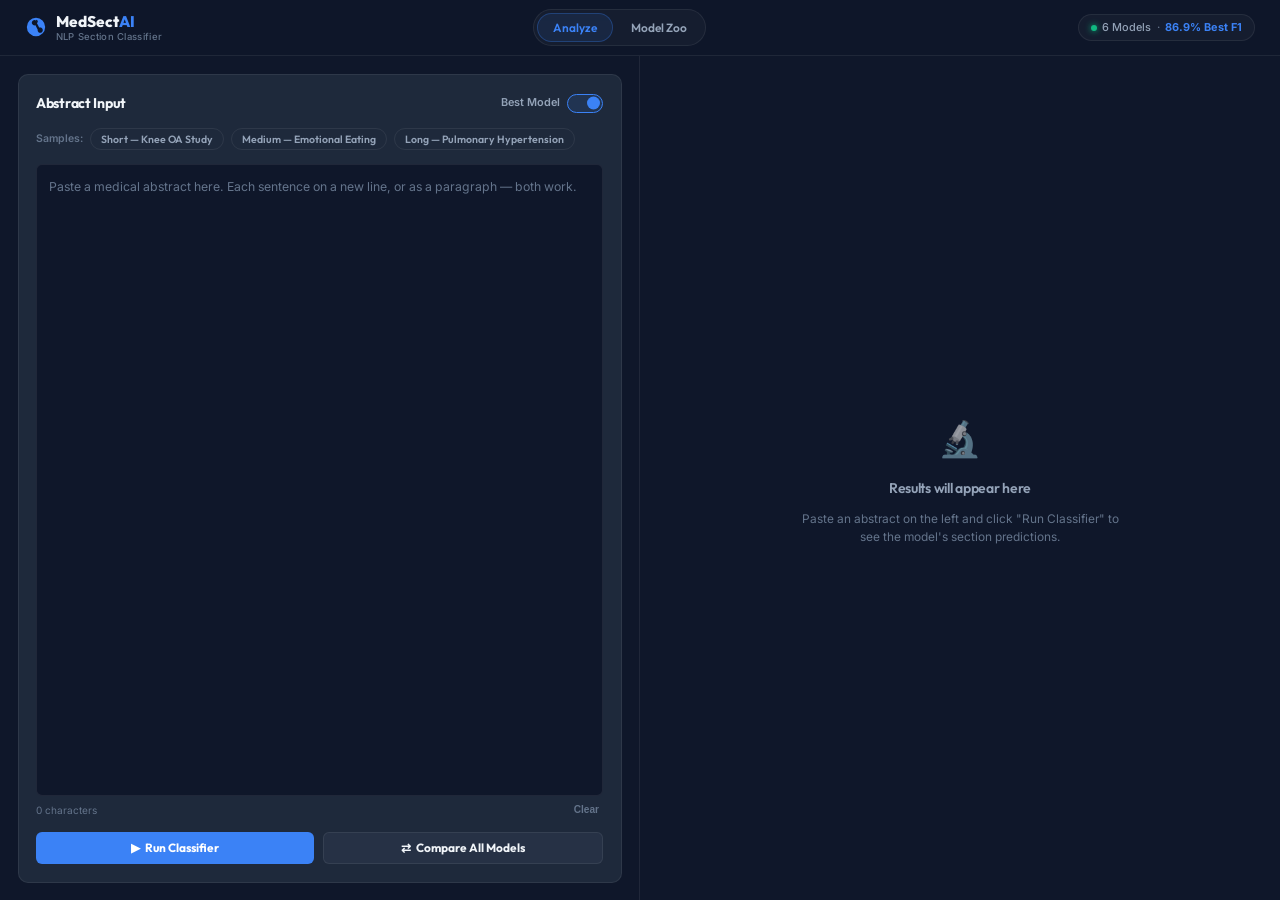
<file: frontend/index.html>
<!DOCTYPE html>
<html lang="en">
<head>
  <meta charset="UTF-8" />
  <meta name="viewport" content="width=device-width, initial-scale=1.0" />
  <meta name="description" content="MedSectAI — Automatic medical abstract section classifier powered by NLP" />
  <title>MedSectAI — Clinical Abstract Section Classifier</title>
  <link rel="preconnect" href="https://fonts.googleapis.com" />
  <link rel="preconnect" href="https://fonts.gstatic.com" crossorigin />
  <link href="https://fonts.googleapis.com/css2?family=Inter:wght@300;400;500;600;700&family=Outfit:wght@300;400;500;600;700;800&display=swap" rel="stylesheet" />
  <link rel="stylesheet" href="style.css?v=2" />
</head>
<body>
  
<div class="app-shell">

  <!-- ═══════════ NAVBAR ═══════════ -->
  <nav class="navbar">
    <div class="nav-brand">
      <svg class="brand-logo" viewBox="0 0 24 24" width="22" height="22">
        <path fill="currentColor" d="M12,2A10,10 0 0,0 2,12A10,10 0 0,0 12,22A10,10 0 0,0 22,12A10,10 0 0,0 12,2M12,4A2,2 0 0,1 14,6C14,6.74 13.57,7.39 12.95,7.71L15.42,12.63C16.85,12.18 18.25,12.7 19,13.9C19.75,15.1 19.5,16.7 18.4,17.6C17.3,18.5 15.7,18.5 14.7,17.6C13.97,16.92 13.68,15.93 13.9,15L11.44,10.08C10.02,10.53 8.61,10.03 7.86,8.82C7.11,7.62 7.37,6.03 8.47,5.13C9.57,4.23 11.17,4.23 12.17,5.13C12.38,5.32 12.5,5.66 12.5,6A2,2 0 0,1 12,4Z"/>
      </svg>
      <div class="brand-text">
        <span class="brand-title">MedSect<span class="highlight">AI</span></span>
        <span class="brand-tag">NLP Section Classifier</span>
      </div>
    </div>

    <div class="nav-links">
      <a href="#" class="nav-tab active" data-tab="view-analyze">
        Analyze
      </a>
      <a href="#" class="nav-tab" data-tab="view-zoo">
        Model Zoo
      </a>
      <div class="nav-underline"></div>
    </div>

    <div class="nav-meta">
      <div class="nav-stat-pill">
        <span class="stat-dot"></span>
        <span>6 Models</span>
        <span class="pill-divider">·</span>
        <span class="stat-accent">86.9% Best F1</span>
      </div>
    </div>
  </nav>

  <!-- ═══════════ MAIN ═══════════ -->
  <main class="main-content">

    <!-- ─── TAB A: ANALYZE ─── -->
    <section class="spa-view active" id="view-analyze">
      <div class="analyze-layout">

        <!-- Left: Input Panel -->
        <div class="input-panel">
          <div class="panel-card">

            <div class="panel-top-bar">
              <h2 class="panel-heading">Abstract Input</h2>
              <div class="model-toggle-group">
                <span class="toggle-lbl">Best Model</span>
                <label class="toggle-switch">
                  <input type="checkbox" id="autorun-toggle" checked />
                  <span class="toggle-slider"></span>
                </label>
              </div>
            </div>

            <!-- Sample quick-loaders -->
            <div class="sample-row">
              <span class="sample-label">Samples:</span>
              
              <button class="sample-btn" data-text="To investigate the efficacy of 6 weeks of daily low-dose oral prednisolone in improving pain, mobility, and systemic low-grade inflammation in older adults with moderate to severe knee osteoarthritis.
A total of 125 patients with primary knee OA were randomized 1:1; 63 received 7.5 mg/day of prednisolone and 62 received placebo for 6 weeks.
There was a clinically relevant reduction in the intervention group compared to the placebo group for knee pain, physical function, PGA, and 6MWD at 6 weeks.
Low-dose oral prednisolone had both a short-term and a longer sustained effect resulting in less knee pain, better physical function, and attenuation of systemic inflammation in older patients with knee OA.">Short — Knee OA Study</button>
              
              <button class="sample-btn" data-text="Emotional eating is associated with overeating and the development of obesity.
Yet, empirical evidence for individual differences in emotional eating and cognitive mechanisms that contribute to eating during sad mood remain equivocal.
The aim of this study was to test if attention bias for food moderates the effect of self-reported emotional eating during sad mood on actual food intake.
Participants (N=96) were randomly assigned to one of the two experimental mood induction conditions.
Hierarchical multivariate regression modeling showed that self-reported emotional eating did not account for changes in attention allocation for food or food intake in either condition.
The current findings show that self-reported emotional eating might not validly predict who overeats when sad, at least not in a laboratory setting with healthy women.">Medium — Emotional Eating</button>
              
              <button class="sample-btn" data-text="Pulmonary arterial hypertension (PAH) is a devastating disease characterised by progressive elevation of pulmonary arterial pressure leading to right heart failure and death.
Current therapies target three pathways: endothelin, nitric oxide, and prostacyclin.
Sotatercept is a first-in-class activin signalling inhibitor that targets the transforming growth factor-beta pathway.
We conducted a phase 3, randomised, double-blind, placebo-controlled trial at 79 sites in 21 countries.
Adults with PAH who were receiving stable background therapy were randomly assigned 1:1 to receive subcutaneous sotatercept or placebo every 3 weeks.
The primary endpoint was the change from baseline in 6-minute walk distance at week 24.
Sotatercept significantly improved 6-minute walk distance compared with placebo (least-squares mean difference 34.4 m, 95% CI 33.0–35.8; p&lt;0.0001).
Sotatercept significantly improved 6-minute walk distance and clinical outcomes in patients with PAH receiving stable background therapy.">Long — Pulmonary Hypertension</button>
              
            </div>

            <!-- Textarea -->
            <div class="editor-box">
              <textarea
                id="abstract-input"
                class="abstract-textarea"
                placeholder="Paste a medical abstract here. Each sentence on a new line, or as a paragraph — both work."
                spellcheck="false"
              ></textarea>
              <div class="editor-footer">
                <span id="char-count" class="char-count">0 characters</span>
                <button id="clear-btn" class="clear-btn">Clear</button>
              </div>
            </div>

            <!-- Model Selector (hidden when Auto-run is on) -->
            <div id="model-select-container" style="display:none;">
              <h4 class="selector-heading">Select Model</h4>
              <div class="model-grid">
                
                <label class="model-card selected" data-model-id="model_0">
                  <input type="radio" name="sandbox-model" value="model_0" checked hidden />
                  <div class="model-card-top">
                    <span class="model-name">Naive Bayes (TF-IDF)</span>
                    
                    <span class="badge badge-live">LIVE</span>
                    
                  </div>
                  <span class="model-acc">72.2% accuracy</span>
                </label>
                
                <label class="model-card " data-model-id="model_1">
                  <input type="radio" name="sandbox-model" value="model_1"  hidden />
                  <div class="model-card-top">
                    <span class="model-name">Token Conv1D</span>
                    
                    <span class="badge badge-live">LIVE</span>
                    
                  </div>
                  <span class="model-acc">80.1% accuracy</span>
                </label>
                
                <label class="model-card " data-model-id="model_2">
                  <input type="radio" name="sandbox-model" value="model_2"  hidden />
                  <div class="model-card-top">
                    <span class="model-name">MiniLM Feature Extractor</span>
                    
                    <span class="badge badge-live">LIVE</span>
                    
                  </div>
                  <span class="model-acc">76.4% accuracy</span>
                </label>
                
                <label class="model-card " data-model-id="model_3">
                  <input type="radio" name="sandbox-model" value="model_3"  hidden />
                  <div class="model-card-top">
                    <span class="model-name">Char-level Conv1D</span>
                    
                    <span class="badge badge-live">LIVE</span>
                    
                  </div>
                  <span class="model-acc">66.4% accuracy</span>
                </label>
                
                <label class="model-card " data-model-id="model_4">
                  <input type="radio" name="sandbox-model" value="model_4"  hidden />
                  <div class="model-card-top">
                    <span class="model-name">Token + Char Hybrid</span>
                    
                    <span class="badge badge-live">LIVE</span>
                    
                  </div>
                  <span class="model-acc">80.6% accuracy</span>
                </label>
                
                <label class="model-card " data-model-id="model_5">
                  <input type="radio" name="sandbox-model" value="model_5"  hidden />
                  <div class="model-card-top">
                    <span class="model-name">Quadra Model</span>
                    
                    <span class="badge badge-live">LIVE</span>
                    
                  </div>
                  <span class="model-acc">86.9% accuracy</span>
                </label>
                
              </div>
            </div>

            <!-- Action Buttons -->
            <div class="action-row">
              <button class="btn btn-primary" id="predict-btn">
                <span>▶</span> Run Classifier
              </button>
              <button class="btn btn-secondary" id="compare-btn">
                <span>⇄</span> Compare All Models
              </button>
            </div>

          </div>
        </div>

        <!-- Right: Results Panel -->
        <div class="results-panel">

          <!-- Empty state -->
          <div class="results-empty" id="results-empty">
            <div class="empty-icon">🔬</div>
            <h3>Results will appear here</h3>
            <p>Paste an abstract on the left and click "Run Classifier" to see the model's section predictions.</p>
          </div>

          <!-- Loading state -->
          <div class="results-loader" id="sandbox-spinner" style="display:none;">
            <div class="spinner"></div>
            <span>Running inference…</span>
          </div>

          <!-- Results content -->
          <div id="results-active" style="display:none;">

            <!-- Single model result -->
            <div id="single-results-view">
              <div class="results-header">
                <div class="results-header-left">
                  <span class="result-model-badge" id="active-model-badge">Model 5 (Quadra)</span>
                  <span class="badge badge-mock" id="active-mock-badge" style="display:none;">MOCK</span>
                </div>
                <span class="results-meta" id="active-meta-text"></span>
              </div>

              <!-- Grouped category blocks rendered here by JS -->
              <div id="grouped-results-box" class="grouped-results"></div>
            </div>

            <!-- Compare result -->
            <div id="compare-results-view" style="display:none;">
              <div class="results-header">
                <span class="result-model-badge">All Models Comparison</span>
                <span class="results-meta">Consensus across 6 classifiers</span>
              </div>

              <div class="consensus-bar-row">
                <span class="consensus-label" id="consensus-text">–</span>
                <div class="consensus-track">
                  <div class="consensus-fill" id="consensus-gauge-fill"></div>
                </div>
              </div>

              <div class="table-scroll">
                <table class="compare-table">
                  <thead>
                    <tr id="comparison-table-head"><th>Sentence</th></tr>
                  </thead>
                  <tbody id="comparison-table-body"></tbody>
                </table>
              </div>
            </div>

          </div>
        </div>

      </div>
    </section>

    <!-- ─── TAB B: MODEL ZOO ─── -->
    <section class="spa-view" id="view-zoo">
      <div class="zoo-layout">

        <div class="zoo-page-header">
          <h2>Model Zoo</h2>
          <p>All 6 trained classifiers — architectures, hyperparameters, and validation metrics.</p>
        </div>

        <!-- Summary comparison table -->
        <div class="panel-card" style="margin-bottom: 2rem;">
          <h3 class="panel-heading" style="margin-bottom: 1rem;">Performance Overview</h3>
          <div class="table-scroll">
            <table class="perf-table">
              <thead>
                <tr>
                  <th>Model</th>
                  <th>Architecture</th>
                  <th>Accuracy</th>
                  <th>Precision</th>
                  <th>Recall</th>
                  <th>F1</th>
                  <th>Status</th>
                </tr>
              </thead>
              <tbody>
                
                <tr >
                  <td><strong>Naive Bayes (TF-IDF)</strong></td>
                  <td class="arch-cell">TF-IDF + Multinomial Naive Bayes</td>
                  <td class="metric-cell">72.2%</td>
                  <td class="metric-cell">71.9%</td>
                  <td class="metric-cell">72.2%</td>
                  <td class="metric-cell ">69.8%</td>
                  <td>
                    
                    <span class="badge badge-live">LIVE</span>
                    
                  </td>
                </tr>
                
                <tr >
                  <td><strong>Token Conv1D</strong></td>
                  <td class="arch-cell">Embedding(128) -> Conv1D(64)</td>
                  <td class="metric-cell">80.1%</td>
                  <td class="metric-cell">79.8%</td>
                  <td class="metric-cell">80.1%</td>
                  <td class="metric-cell ">79.8%</td>
                  <td>
                    
                    <span class="badge badge-live">LIVE</span>
                    
                  </td>
                </tr>
                
                <tr >
                  <td><strong>MiniLM Feature Extractor</strong></td>
                  <td class="arch-cell">all-MiniLM-L6-v2 embeddings</td>
                  <td class="metric-cell">76.4%</td>
                  <td class="metric-cell">75.8%</td>
                  <td class="metric-cell">76.4%</td>
                  <td class="metric-cell ">75.9%</td>
                  <td>
                    
                    <span class="badge badge-live">LIVE</span>
                    
                  </td>
                </tr>
                
                <tr >
                  <td><strong>Char-level Conv1D</strong></td>
                  <td class="arch-cell">Character-level tokenisation</td>
                  <td class="metric-cell">66.4%</td>
                  <td class="metric-cell">67.9%</td>
                  <td class="metric-cell">66.4%</td>
                  <td class="metric-cell ">66.7%</td>
                  <td>
                    
                    <span class="badge badge-live">LIVE</span>
                    
                  </td>
                </tr>
                
                <tr >
                  <td><strong>Token + Char Hybrid</strong></td>
                  <td class="arch-cell">Combines token and char</td>
                  <td class="metric-cell">80.6%</td>
                  <td class="metric-cell">80.5%</td>
                  <td class="metric-cell">80.6%</td>
                  <td class="metric-cell ">80.4%</td>
                  <td>
                    
                    <span class="badge badge-live">LIVE</span>
                    
                  </td>
                </tr>
                
                <tr class="best-row">
                  <td><strong>Quadra Model</strong></td>
                  <td class="arch-cell">State-of-the-art multimodal</td>
                  <td class="metric-cell">86.9%</td>
                  <td class="metric-cell">86.8%</td>
                  <td class="metric-cell">86.9%</td>
                  <td class="metric-cell best-metric">86.8%</td>
                  <td>
                    
                    <span class="badge badge-live">LIVE</span>
                    
                  </td>
                </tr>
                
              </tbody>
            </table>
          </div>
        </div>

        <!-- Per-model detail cards -->
        <div class="zoo-cards">
          
          <div class="zoo-card" id="zoo-card-model_0">

            <!-- Card Header (clickable) -->
            <div class="zoo-card-header" onclick="toggleZooCard('model_0')">
              <div class="zoo-card-title-group">
                <span class="zoo-card-num">0</span>
                <div>
                  <h3 class="zoo-card-name">Naive Bayes (TF-IDF)</h3>
                  <span class="zoo-card-arch">TF-IDF + Multinomial Naive Bayes</span>
                </div>
              </div>
              <div class="zoo-card-right">
                <span class="zoo-acc-badge">F1 69.8%</span>
                <span class="zoo-chevron">▼</span>
              </div>
            </div>

            <!-- Card Body -->
            <div class="zoo-card-body">
              <div class="zoo-detail-grid">

                <!-- Left: Description & Params -->
                <div>
                  <p class="zoo-desc">Baseline model.</p>

                  <div class="params-list">
                    <div class="param-row">
                      <span class="param-key">Epochs</span>
                      <span class="param-val">N/A</span>
                    </div>
                    <div class="param-row">
                      <span class="param-key">Training Time</span>
                      <span class="param-val">15 seconds</span>
                    </div>
                    <div class="param-row">
                      <span class="param-key">Key Strength</span>
                      <span class="param-val accent-val">Fastest training</span>
                    </div>
                    <div class="param-row">
                      <span class="param-key">Weights</span>
                      <span class="param-val code-val">saved_models/model_0.pkl</span>
                    </div>
                  </div>

                  
                </div>

                <!-- Right: Training curve -->
                <div class="zoo-chart-col">
                  <h4 class="zoo-section-title">Validation Accuracy Curve</h4>
                  <div class="svg-graph-box">
                    <svg viewBox="0 0 300 150" class="graph-svg">
                      <line x1="40" y1="20" x2="280" y2="20" stroke="rgba(255,255,255,0.05)" />
                      <line x1="40" y1="50" x2="280" y2="50" stroke="rgba(255,255,255,0.05)" />
                      <line x1="40" y1="80" x2="280" y2="80" stroke="rgba(255,255,255,0.05)" />
                      <line x1="40" y1="110" x2="280" y2="110" stroke="rgba(255,255,255,0.05)" />
                      <text x="32" y="24" class="graph-lbl" text-anchor="end">90%</text>
                      <text x="32" y="54" class="graph-lbl" text-anchor="end">75%</text>
                      <text x="32" y="84" class="graph-lbl" text-anchor="end">60%</text>
                      <text x="32" y="114" class="graph-lbl" text-anchor="end">45%</text>
                      <text x="40" y="138" class="graph-lbl" text-anchor="middle">Ep 1</text>
                      <text x="100" y="138" class="graph-lbl" text-anchor="middle">Ep 2</text>
                      <text x="160" y="138" class="graph-lbl" text-anchor="middle">Ep 3</text>
                      <text x="220" y="138" class="graph-lbl" text-anchor="middle">Ep 4</text>
                      <text x="280" y="138" class="graph-lbl" text-anchor="middle">Ep 5</text>
                      
                      <path d="M 40,90 L 100,90 L 160,90 L 220,90 L 280,88" stroke="#3b82f6" stroke-width="2.5" fill="none" />
                      <circle cx="280" cy="88" r="4" fill="#3b82f6"/>
                      
                    </svg>
                  </div>
                </div>

              </div>
            </div>
          </div>
          
          <div class="zoo-card" id="zoo-card-model_1">

            <!-- Card Header (clickable) -->
            <div class="zoo-card-header" onclick="toggleZooCard('model_1')">
              <div class="zoo-card-title-group">
                <span class="zoo-card-num">1</span>
                <div>
                  <h3 class="zoo-card-name">Token Conv1D</h3>
                  <span class="zoo-card-arch">Embedding(128) -> Conv1D(64)</span>
                </div>
              </div>
              <div class="zoo-card-right">
                <span class="zoo-acc-badge">F1 79.8%</span>
                <span class="zoo-chevron">▼</span>
              </div>
            </div>

            <!-- Card Body -->
            <div class="zoo-card-body">
              <div class="zoo-detail-grid">

                <!-- Left: Description & Params -->
                <div>
                  <p class="zoo-desc">Token-level embeddings.</p>

                  <div class="params-list">
                    <div class="param-row">
                      <span class="param-key">Epochs</span>
                      <span class="param-val">5</span>
                    </div>
                    <div class="param-row">
                      <span class="param-key">Training Time</span>
                      <span class="param-val">4 minutes</span>
                    </div>
                    <div class="param-row">
                      <span class="param-key">Key Strength</span>
                      <span class="param-val accent-val">Good balanced token representation</span>
                    </div>
                    <div class="param-row">
                      <span class="param-key">Weights</span>
                      <span class="param-val code-val">saved_models/model_1.keras</span>
                    </div>
                  </div>

                  
                </div>

                <!-- Right: Training curve -->
                <div class="zoo-chart-col">
                  <h4 class="zoo-section-title">Validation Accuracy Curve</h4>
                  <div class="svg-graph-box">
                    <svg viewBox="0 0 300 150" class="graph-svg">
                      <line x1="40" y1="20" x2="280" y2="20" stroke="rgba(255,255,255,0.05)" />
                      <line x1="40" y1="50" x2="280" y2="50" stroke="rgba(255,255,255,0.05)" />
                      <line x1="40" y1="80" x2="280" y2="80" stroke="rgba(255,255,255,0.05)" />
                      <line x1="40" y1="110" x2="280" y2="110" stroke="rgba(255,255,255,0.05)" />
                      <text x="32" y="24" class="graph-lbl" text-anchor="end">90%</text>
                      <text x="32" y="54" class="graph-lbl" text-anchor="end">75%</text>
                      <text x="32" y="84" class="graph-lbl" text-anchor="end">60%</text>
                      <text x="32" y="114" class="graph-lbl" text-anchor="end">45%</text>
                      <text x="40" y="138" class="graph-lbl" text-anchor="middle">Ep 1</text>
                      <text x="100" y="138" class="graph-lbl" text-anchor="middle">Ep 2</text>
                      <text x="160" y="138" class="graph-lbl" text-anchor="middle">Ep 3</text>
                      <text x="220" y="138" class="graph-lbl" text-anchor="middle">Ep 4</text>
                      <text x="280" y="138" class="graph-lbl" text-anchor="middle">Ep 5</text>
                      
                      <path d="M 40,110 L 100,85 L 160,65 L 220,55 L 280,42" stroke="#06b6d4" stroke-width="2.5" fill="none" />
                      <circle cx="280" cy="42" r="4" fill="#06b6d4"/>
                      
                    </svg>
                  </div>
                </div>

              </div>
            </div>
          </div>
          
          <div class="zoo-card" id="zoo-card-model_2">

            <!-- Card Header (clickable) -->
            <div class="zoo-card-header" onclick="toggleZooCard('model_2')">
              <div class="zoo-card-title-group">
                <span class="zoo-card-num">2</span>
                <div>
                  <h3 class="zoo-card-name">MiniLM Feature Extractor</h3>
                  <span class="zoo-card-arch">all-MiniLM-L6-v2 embeddings</span>
                </div>
              </div>
              <div class="zoo-card-right">
                <span class="zoo-acc-badge">F1 75.9%</span>
                <span class="zoo-chevron">▼</span>
              </div>
            </div>

            <!-- Card Body -->
            <div class="zoo-card-body">
              <div class="zoo-detail-grid">

                <!-- Left: Description & Params -->
                <div>
                  <p class="zoo-desc">Uses Hugging Face's MiniLM.</p>

                  <div class="params-list">
                    <div class="param-row">
                      <span class="param-key">Epochs</span>
                      <span class="param-val">5</span>
                    </div>
                    <div class="param-row">
                      <span class="param-key">Training Time</span>
                      <span class="param-val">12 minutes</span>
                    </div>
                    <div class="param-row">
                      <span class="param-key">Key Strength</span>
                      <span class="param-val accent-val">Semantic embeddings</span>
                    </div>
                    <div class="param-row">
                      <span class="param-key">Weights</span>
                      <span class="param-val code-val">saved_models/model_2.keras</span>
                    </div>
                  </div>

                  
                </div>

                <!-- Right: Training curve -->
                <div class="zoo-chart-col">
                  <h4 class="zoo-section-title">Validation Accuracy Curve</h4>
                  <div class="svg-graph-box">
                    <svg viewBox="0 0 300 150" class="graph-svg">
                      <line x1="40" y1="20" x2="280" y2="20" stroke="rgba(255,255,255,0.05)" />
                      <line x1="40" y1="50" x2="280" y2="50" stroke="rgba(255,255,255,0.05)" />
                      <line x1="40" y1="80" x2="280" y2="80" stroke="rgba(255,255,255,0.05)" />
                      <line x1="40" y1="110" x2="280" y2="110" stroke="rgba(255,255,255,0.05)" />
                      <text x="32" y="24" class="graph-lbl" text-anchor="end">90%</text>
                      <text x="32" y="54" class="graph-lbl" text-anchor="end">75%</text>
                      <text x="32" y="84" class="graph-lbl" text-anchor="end">60%</text>
                      <text x="32" y="114" class="graph-lbl" text-anchor="end">45%</text>
                      <text x="40" y="138" class="graph-lbl" text-anchor="middle">Ep 1</text>
                      <text x="100" y="138" class="graph-lbl" text-anchor="middle">Ep 2</text>
                      <text x="160" y="138" class="graph-lbl" text-anchor="middle">Ep 3</text>
                      <text x="220" y="138" class="graph-lbl" text-anchor="middle">Ep 4</text>
                      <text x="280" y="138" class="graph-lbl" text-anchor="middle">Ep 5</text>
                      
                      <path d="M 40,80 L 100,60 L 160,48 L 220,40 L 280,37" stroke="#8b5cf6" stroke-width="2.5" fill="none" />
                      <circle cx="280" cy="37" r="4" fill="#8b5cf6"/>
                      
                    </svg>
                  </div>
                </div>

              </div>
            </div>
          </div>
          
          <div class="zoo-card" id="zoo-card-model_3">

            <!-- Card Header (clickable) -->
            <div class="zoo-card-header" onclick="toggleZooCard('model_3')">
              <div class="zoo-card-title-group">
                <span class="zoo-card-num">3</span>
                <div>
                  <h3 class="zoo-card-name">Char-level Conv1D</h3>
                  <span class="zoo-card-arch">Character-level tokenisation</span>
                </div>
              </div>
              <div class="zoo-card-right">
                <span class="zoo-acc-badge">F1 66.7%</span>
                <span class="zoo-chevron">▼</span>
              </div>
            </div>

            <!-- Card Body -->
            <div class="zoo-card-body">
              <div class="zoo-detail-grid">

                <!-- Left: Description & Params -->
                <div>
                  <p class="zoo-desc">Character-level tokens.</p>

                  <div class="params-list">
                    <div class="param-row">
                      <span class="param-key">Epochs</span>
                      <span class="param-val">5</span>
                    </div>
                    <div class="param-row">
                      <span class="param-key">Training Time</span>
                      <span class="param-val">15 minutes</span>
                    </div>
                    <div class="param-row">
                      <span class="param-key">Key Strength</span>
                      <span class="param-val accent-val">Handles typos</span>
                    </div>
                    <div class="param-row">
                      <span class="param-key">Weights</span>
                      <span class="param-val code-val">saved_models/model_3.keras</span>
                    </div>
                  </div>

                  
                </div>

                <!-- Right: Training curve -->
                <div class="zoo-chart-col">
                  <h4 class="zoo-section-title">Validation Accuracy Curve</h4>
                  <div class="svg-graph-box">
                    <svg viewBox="0 0 300 150" class="graph-svg">
                      <line x1="40" y1="20" x2="280" y2="20" stroke="rgba(255,255,255,0.05)" />
                      <line x1="40" y1="50" x2="280" y2="50" stroke="rgba(255,255,255,0.05)" />
                      <line x1="40" y1="80" x2="280" y2="80" stroke="rgba(255,255,255,0.05)" />
                      <line x1="40" y1="110" x2="280" y2="110" stroke="rgba(255,255,255,0.05)" />
                      <text x="32" y="24" class="graph-lbl" text-anchor="end">90%</text>
                      <text x="32" y="54" class="graph-lbl" text-anchor="end">75%</text>
                      <text x="32" y="84" class="graph-lbl" text-anchor="end">60%</text>
                      <text x="32" y="114" class="graph-lbl" text-anchor="end">45%</text>
                      <text x="40" y="138" class="graph-lbl" text-anchor="middle">Ep 1</text>
                      <text x="100" y="138" class="graph-lbl" text-anchor="middle">Ep 2</text>
                      <text x="160" y="138" class="graph-lbl" text-anchor="middle">Ep 3</text>
                      <text x="220" y="138" class="graph-lbl" text-anchor="middle">Ep 4</text>
                      <text x="280" y="138" class="graph-lbl" text-anchor="middle">Ep 5</text>
                      
                      <path d="M 40,120 L 100,105 L 160,95 L 220,90 L 280,79" stroke="#ec4899" stroke-width="2.5" fill="none" />
                      <circle cx="280" cy="79" r="4" fill="#ec4899"/>
                      
                    </svg>
                  </div>
                </div>

              </div>
            </div>
          </div>
          
          <div class="zoo-card" id="zoo-card-model_4">

            <!-- Card Header (clickable) -->
            <div class="zoo-card-header" onclick="toggleZooCard('model_4')">
              <div class="zoo-card-title-group">
                <span class="zoo-card-num">4</span>
                <div>
                  <h3 class="zoo-card-name">Token + Char Hybrid</h3>
                  <span class="zoo-card-arch">Combines token and char</span>
                </div>
              </div>
              <div class="zoo-card-right">
                <span class="zoo-acc-badge">F1 80.4%</span>
                <span class="zoo-chevron">▼</span>
              </div>
            </div>

            <!-- Card Body -->
            <div class="zoo-card-body">
              <div class="zoo-detail-grid">

                <!-- Left: Description & Params -->
                <div>
                  <p class="zoo-desc">Combines embeddings.</p>

                  <div class="params-list">
                    <div class="param-row">
                      <span class="param-key">Epochs</span>
                      <span class="param-val">5</span>
                    </div>
                    <div class="param-row">
                      <span class="param-key">Training Time</span>
                      <span class="param-val">20 minutes</span>
                    </div>
                    <div class="param-row">
                      <span class="param-key">Key Strength</span>
                      <span class="param-val accent-val">Best of both worlds</span>
                    </div>
                    <div class="param-row">
                      <span class="param-key">Weights</span>
                      <span class="param-val code-val">saved_models/model_4.keras</span>
                    </div>
                  </div>

                  
                </div>

                <!-- Right: Training curve -->
                <div class="zoo-chart-col">
                  <h4 class="zoo-section-title">Validation Accuracy Curve</h4>
                  <div class="svg-graph-box">
                    <svg viewBox="0 0 300 150" class="graph-svg">
                      <line x1="40" y1="20" x2="280" y2="20" stroke="rgba(255,255,255,0.05)" />
                      <line x1="40" y1="50" x2="280" y2="50" stroke="rgba(255,255,255,0.05)" />
                      <line x1="40" y1="80" x2="280" y2="80" stroke="rgba(255,255,255,0.05)" />
                      <line x1="40" y1="110" x2="280" y2="110" stroke="rgba(255,255,255,0.05)" />
                      <text x="32" y="24" class="graph-lbl" text-anchor="end">90%</text>
                      <text x="32" y="54" class="graph-lbl" text-anchor="end">75%</text>
                      <text x="32" y="84" class="graph-lbl" text-anchor="end">60%</text>
                      <text x="32" y="114" class="graph-lbl" text-anchor="end">45%</text>
                      <text x="40" y="138" class="graph-lbl" text-anchor="middle">Ep 1</text>
                      <text x="100" y="138" class="graph-lbl" text-anchor="middle">Ep 2</text>
                      <text x="160" y="138" class="graph-lbl" text-anchor="middle">Ep 3</text>
                      <text x="220" y="138" class="graph-lbl" text-anchor="middle">Ep 4</text>
                      <text x="280" y="138" class="graph-lbl" text-anchor="middle">Ep 5</text>
                      
                      <path d="M 40,95 L 100,75 L 160,68 L 220,64 L 280,63" stroke="#f59e0b" stroke-width="2.5" fill="none" />
                      <circle cx="280" cy="63" r="4" fill="#f59e0b"/>
                      
                    </svg>
                  </div>
                </div>

              </div>
            </div>
          </div>
          
          <div class="zoo-card" id="zoo-card-model_5">

            <!-- Card Header (clickable) -->
            <div class="zoo-card-header" onclick="toggleZooCard('model_5')">
              <div class="zoo-card-title-group">
                <span class="zoo-card-num">🏆</span>
                <div>
                  <h3 class="zoo-card-name">Quadra Model</h3>
                  <span class="zoo-card-arch">State-of-the-art multimodal</span>
                </div>
              </div>
              <div class="zoo-card-right">
                <span class="zoo-acc-badge">F1 86.8%</span>
                <span class="zoo-chevron">▼</span>
              </div>
            </div>

            <!-- Card Body -->
            <div class="zoo-card-body">
              <div class="zoo-detail-grid">

                <!-- Left: Description & Params -->
                <div>
                  <p class="zoo-desc">Combines token, char, line-number.</p>

                  <div class="params-list">
                    <div class="param-row">
                      <span class="param-key">Epochs</span>
                      <span class="param-val">5</span>
                    </div>
                    <div class="param-row">
                      <span class="param-key">Training Time</span>
                      <span class="param-val">45 minutes</span>
                    </div>
                    <div class="param-row">
                      <span class="param-key">Key Strength</span>
                      <span class="param-val accent-val">Best overall performance</span>
                    </div>
                    <div class="param-row">
                      <span class="param-key">Weights</span>
                      <span class="param-val code-val">saved_models/model_5.keras</span>
                    </div>
                  </div>

                  
                  <!-- Architecture diagram only for flagship model -->
                  <div class="arch-diagram">
                    <h4 class="zoo-section-title" style="margin: 1rem 0 0.5rem;">Multimodal Input Pipeline</h4>
                    <div class="pipeline-flow">
                      <div class="pipeline-inputs">
                        <div class="p-node input-node"><span class="p-tag">Input 1</span><span class="p-title">Sentence Text</span><span class="p-detail">Token Emb (Custom)</span></div>
                        <div class="p-node input-node"><span class="p-tag">Input 2</span><span class="p-title">Char Sequence</span><span class="p-detail">Char Emb + BiLSTM</span></div>
                        <div class="p-node input-node"><span class="p-tag">Input 3</span><span class="p-title">Line Position</span><span class="p-detail">OHE (15-dim)</span></div>
                        <div class="p-node input-node"><span class="p-tag">Input 4</span><span class="p-title">Total Lines</span><span class="p-detail">OHE (20-dim)</span></div>
                      </div>
                      <div class="pipeline-arrow">→</div>
                      <div class="p-node fusion-node">
                        <span class="p-tag accent">Concat → Dense (64)</span>
                        <span class="p-title">Feature Fusion</span>
                        <span class="p-detail">128-d · Dropout 0.2</span>
                      </div>
                      <div class="pipeline-arrow">→</div>
                      <div class="p-node output-node">
                        <span class="p-tag">Output</span>
                        <span class="p-title">Softmax (5 classes)</span>
                      </div>
                    </div>
                  </div>
                  
                </div>

                <!-- Right: Training curve -->
                <div class="zoo-chart-col">
                  <h4 class="zoo-section-title">Validation Accuracy Curve</h4>
                  <div class="svg-graph-box">
                    <svg viewBox="0 0 300 150" class="graph-svg">
                      <line x1="40" y1="20" x2="280" y2="20" stroke="rgba(255,255,255,0.05)" />
                      <line x1="40" y1="50" x2="280" y2="50" stroke="rgba(255,255,255,0.05)" />
                      <line x1="40" y1="80" x2="280" y2="80" stroke="rgba(255,255,255,0.05)" />
                      <line x1="40" y1="110" x2="280" y2="110" stroke="rgba(255,255,255,0.05)" />
                      <text x="32" y="24" class="graph-lbl" text-anchor="end">90%</text>
                      <text x="32" y="54" class="graph-lbl" text-anchor="end">75%</text>
                      <text x="32" y="84" class="graph-lbl" text-anchor="end">60%</text>
                      <text x="32" y="114" class="graph-lbl" text-anchor="end">45%</text>
                      <text x="40" y="138" class="graph-lbl" text-anchor="middle">Ep 1</text>
                      <text x="100" y="138" class="graph-lbl" text-anchor="middle">Ep 2</text>
                      <text x="160" y="138" class="graph-lbl" text-anchor="middle">Ep 3</text>
                      <text x="220" y="138" class="graph-lbl" text-anchor="middle">Ep 4</text>
                      <text x="280" y="138" class="graph-lbl" text-anchor="middle">Ep 5</text>
                      
                      <path d="M 40,65 L 100,45 L 160,32 L 220,27 L 280,25" stroke="#10b981" stroke-width="2.5" fill="none" />
                      <circle cx="280" cy="25" r="4" fill="#10b981"/>
                      
                    </svg>
                  </div>
                </div>

              </div>
            </div>
          </div>
          
        </div>

      </div>
    </section>

  </main>
</div>

  
<script>

// API_BASE: empty string = same-origin (Render/Docker all-in-one deployment)
// For split-deploy (Vercel frontend + separate backend), set window.API_BASE_URL before this script

/* ─── Element Refs ─── */
const navTabs          = document.querySelectorAll('.nav-tab');
const spaViews         = document.querySelectorAll('.spa-view');
const navUnderline     = document.querySelector('.nav-underline');
const autorunToggle    = document.getElementById('autorun-toggle');
const modelContainer   = document.getElementById('model-select-container');
const modelCards       = document.querySelectorAll('.model-card');
const sampleBtns       = document.querySelectorAll('.sample-btn');
const textarea         = document.getElementById('abstract-input');
const charCount        = document.getElementById('char-count');
const clearBtn         = document.getElementById('clear-btn');
const predictBtn       = document.getElementById('predict-btn');
const compareBtn       = document.getElementById('compare-btn');
const resultsEmpty     = document.getElementById('results-empty');
const resultsActive    = document.getElementById('results-active');
const resultsSpinner   = document.getElementById('sandbox-spinner');
const singleView       = document.getElementById('single-results-view');
const compareView      = document.getElementById('compare-results-view');

/* ─── Tab Navigation ─── */
function positionUnderline(tab) {
  navUnderline.style.width = tab.offsetWidth + 'px';
  navUnderline.style.left  = tab.offsetLeft + 'px';
}

navTabs.forEach(tab => {
  tab.addEventListener('click', e => {
    e.preventDefault();
    navTabs.forEach(t => t.classList.remove('active'));
    tab.classList.add('active');
    positionUnderline(tab);
    const target = tab.dataset.tab;
    spaViews.forEach(v => v.classList.toggle('active', v.id === target));
  });
});

window.addEventListener('resize', () => {
  const active = document.querySelector('.nav-tab.active');
  if (active) positionUnderline(active);
});
setTimeout(() => {
  const active = document.querySelector('.nav-tab.active');
  if (active) positionUnderline(active);
}, 200);

/* ─── Model selector toggle ─── */
autorunToggle.addEventListener('change', () => {
  modelContainer.style.display = autorunToggle.checked ? 'none' : 'block';
});

modelCards.forEach(card => {
  card.addEventListener('click', () => {
    modelCards.forEach(c => c.classList.remove('selected'));
    card.classList.add('selected');
    card.querySelector('input[type=radio]').checked = true;
  });
});

/* ─── Sample Abstract quick-loaders ─── */
sampleBtns.forEach(btn => {
  btn.addEventListener('click', () => {
    sampleBtns.forEach(b => b.classList.remove('active'));
    btn.classList.add('active');
    textarea.value = btn.dataset.text;
    updateCharCount();
    textarea.focus();
  });
});

/* ─── Char counter & clear ─── */
function updateCharCount() {
  const n = textarea.value.length;
  charCount.textContent = n.toLocaleString() + ' chars';
}
textarea.addEventListener('input', updateCharCount);

clearBtn.addEventListener('click', () => {
  textarea.value = '';
  updateCharCount();
  sampleBtns.forEach(b => b.classList.remove('active'));
  resultsActive.style.display = 'none';
  resultsEmpty.style.display  = 'flex';
  textarea.focus();
});

/* ─── Helpers ─── */
function getModelId() {
  if (autorunToggle.checked) return 'model_5';
  const checked = document.querySelector('input[name="sandbox-model"]:checked');
  return checked ? checked.value : 'model_5';
}

function showLoading() {
  resultsEmpty.style.display   = 'none';
  resultsActive.style.display  = 'none';
  resultsSpinner.style.display = 'flex';
}

function hideLoading() {
  resultsSpinner.style.display = 'none';
}

function escapeHtml(str) {
  return str.replace(/&/g,'&amp;').replace(/</g,'&lt;').replace(/>/g,'&gt;').replace(/"/g,'&quot;');
}

/* ─── Render grouped single-model result ─── */
const CLINICAL_ORDER = ['OBJECTIVE', 'BACKGROUND', 'METHODS', 'RESULTS', 'CONCLUSIONS'];

function renderSingleResult(data) {
  hideLoading();
  singleView.style.display  = 'block';
  compareView.style.display = 'none';
  resultsActive.style.display = 'block';

  document.getElementById('active-model-badge').textContent = data.model_name;
  document.getElementById('active-mock-badge').style.display = data.is_mock ? 'inline-block' : 'none';
  document.getElementById('active-meta-text').textContent =
    data.predictions.length + ' sentence' + (data.predictions.length !== 1 ? 's' : '');

  // Group by label
  const groups = {};
  data.predictions.forEach(p => {
    if (!groups[p.label]) groups[p.label] = { color: p.color, items: [] };
    groups[p.label].items.push(p);
  });

  // Sort in clinical order
  const labels = Object.keys(groups).sort((a, b) => {
    const ia = CLINICAL_ORDER.indexOf(a), ib = CLINICAL_ORDER.indexOf(b);
    if (ia !== -1 && ib !== -1) return ia - ib;
    return ia !== -1 ? -1 : ib !== -1 ? 1 : 0;
  });

  const container = document.getElementById('grouped-results-box');
  container.innerHTML = labels.map(label => {
    const g = groups[label];
    const rows = g.items.map(s => `
      <li class="cat-sentence">
        <span class="cat-conf" style="color:${g.color}">${s.confidence}%</span>
        <span>${escapeHtml(s.sentence)}</span>
      </li>
    `).join('');
    return `
      <div class="cat-group" style="border-left:3px solid ${g.color}">
        <div class="cat-header" style="background:color-mix(in srgb,${g.color} 12%,transparent)">
          <span class="cat-label">${label}</span>
          <span class="cat-count">${g.items.length} sentence${g.items.length !== 1 ? 's' : ''}</span>
        </div>
        <ul class="cat-list">${rows}</ul>
      </div>
    `;
  }).join('');
}

/* ─── Render compare table ─── */
function renderCompareGrid(data) {
  hideLoading();
  singleView.style.display    = 'none';
  compareView.style.display   = 'block';
  resultsActive.style.display = 'block';

  const modelIds    = Object.keys(data);
  const first       = data[modelIds[0]];
  const numSentences = first.predictions.length;

  // Table headers
  document.getElementById('comparison-table-head').innerHTML =
    '<th>Sentence</th>' + modelIds.map(mid => {
      const m = data[mid];
      return `<th>${m.model_name}${m.is_mock ? ' <span class="badge badge-mock">MOCK</span>' : ''}</th>`;
    }).join('');

  // Rows
  let agreements = 0;
  document.getElementById('comparison-table-body').innerHTML =
    Array.from({ length: numSentences }).map((_, i) => {
      const row = modelIds.map(mid => data[mid].predictions[i]);
      const labels = row.map(p => p.label);
      const agreed = new Set(labels).size === 1;
      if (agreed) agreements++;
      return `
        <tr class="${agreed ? 'row-agree' : 'row-conflict'}">
          <td class="td-sentence">
            <span class="s-idx">${i + 1}</span>
            ${escapeHtml(row[0].sentence)}
          </td>
          ${row.map(p => `
            <td class="td-pred">
              <span class="pred-label" style="--lc:${p.color}">${p.label}</span>
              <span class="pred-conf">${p.confidence}%</span>
            </td>
          `).join('')}
        </tr>
      `;
    }).join('');

  // Consensus
  const rate = Math.round((agreements / numSentences) * 100);
  document.getElementById('consensus-gauge-fill').style.width = rate + '%';
  document.getElementById('consensus-gauge-fill').style.background =
    rate > 80 ? '#10b981' : rate > 50 ? '#f59e0b' : '#ef4444';
  document.getElementById('consensus-text').textContent =
    `Model consensus: ${rate}% (${agreements}/${numSentences} sentences agreed)`;
}

/* ─── API Base & calls ─── */
// Same-origin on Render (Docker); override window.API_BASE_URL for split deployments
const API_BASE = (typeof window.API_BASE_URL !== 'undefined' && window.API_BASE_URL)
  ? window.API_BASE_URL
  : (window.location.protocol === 'file:' ? 'http://127.0.0.1:8000' : '');

predictBtn.addEventListener('click', async () => {
  const text = textarea.value.trim();
  if (!text) { textarea.focus(); return; }
  showLoading();
  try {
    const res = await fetch(`${API_BASE}/predict`, {
      method: 'POST',
      headers: { 'Content-Type': 'application/json' },
      body: JSON.stringify({ text, model_id: getModelId() }),
    });
    if (!res.ok) throw new Error(await res.text());
    renderSingleResult(await res.json());
  } catch (err) {
    alert('Prediction failed: ' + err.message);
    hideLoading();
  }
});

compareBtn.addEventListener('click', async () => {
  const text = textarea.value.trim();
  if (!text) { textarea.focus(); return; }
  showLoading();
  try {
    const res = await fetch(`${API_BASE}/compare`, {
      method: 'POST',
      headers: { 'Content-Type': 'application/json' },
      body: JSON.stringify({ text }),
    });
    if (!res.ok) throw new Error(await res.text());
    renderCompareGrid(await res.json());
  } catch (err) {
    alert('Comparison failed: ' + err.message);
    hideLoading();
  }
});

/* ─── Model Zoo Accordion ─── */
function toggleZooCard(id) {
  const card = document.getElementById('zoo-card-' + id);
  const expanded = card.classList.contains('expanded');
  document.querySelectorAll('.zoo-card').forEach(c => c.classList.remove('expanded'));
  if (!expanded) {
    card.classList.add('expanded');
    setTimeout(() => card.scrollIntoView({ behavior: 'smooth', block: 'nearest' }), 200);
  }
}

document.addEventListener('DOMContentLoaded', () => {
  const first = document.querySelector('.zoo-card');
  if (first) first.classList.add('expanded');
});
</script>

</body>
</html>
</file>
<file: frontend/style.css>
/* ═══════════════════════════════════════════
   MedSectAI — Professional Dark Theme
   ═══════════════════════════════════════════ */

/* ── Reset ── */
*, *::before, *::after { box-sizing: border-box; margin: 0; padding: 0; }

:root {
  --bg:           #0f172a;
  --surface:      #1e293b;
  --surface-2:    #263145;
  --border:       rgba(255,255,255,0.07);
  --border-hover: rgba(255,255,255,0.14);
  --text-1:       #f1f5f9;
  --text-2:       #94a3b8;
  --text-3:       #64748b;
  --accent:       #3b82f6;
  --accent-dim:   rgba(59,130,246,0.12);
  --green:        #10b981;
  --radius:       10px;
  --radius-sm:    6px;
  --trans:        0.18s ease;
}

html, body {
  height: 100%;
  font-family: 'Inter', system-ui, -apple-system, sans-serif;
  background: var(--bg);
  color: var(--text-1);
  font-size: 14px;
  line-height: 1.6;
  -webkit-font-smoothing: antialiased;
}

h1, h2, h3, h4 {
  font-family: 'Outfit', sans-serif;
  font-weight: 600;
  letter-spacing: -0.02em;
}

::-webkit-scrollbar { width: 5px; height: 5px; }
::-webkit-scrollbar-track { background: transparent; }
::-webkit-scrollbar-thumb { background: rgba(255,255,255,0.1); border-radius: 10px; }

/* ═══════════ SHELL ═══════════ */
.app-shell {
  display: flex;
  flex-direction: column;
  height: 100vh;
  overflow: hidden;
}

/* ═══════════ NAVBAR ═══════════ */
.navbar {
  display: flex;
  align-items: center;
  justify-content: space-between;
  padding: 0 1.75rem;
  height: 56px;
  border-bottom: 1px solid var(--border);
  background: rgba(15,23,42,0.85);
  backdrop-filter: blur(12px);
  flex-shrink: 0;
  z-index: 100;
}

.nav-brand {
  display: flex;
  align-items: center;
  gap: 0.65rem;
}

.brand-logo { color: var(--accent); }

.brand-text {
  display: flex;
  flex-direction: column;
  line-height: 1.2;
}

.brand-title {
  font-size: 1.1rem;
  font-weight: 800;
  font-family: 'Outfit', sans-serif;
}

.brand-title .highlight { color: var(--accent); }

.brand-tag {
  font-size: 0.68rem;
  color: var(--text-3);
  font-weight: 500;
  letter-spacing: 0.3px;
}

/* Nav tabs */
.nav-links {
  position: relative;
  display: flex;
  gap: 0.25rem;
  background: rgba(255,255,255,0.03);
  border: 1px solid var(--border);
  border-radius: 30px;
  padding: 3px;
}

.nav-tab {
  position: relative;
  z-index: 2;
  display: inline-flex;
  align-items: center;
  padding: 0.35rem 1.1rem;
  font-size: 0.85rem;
  font-weight: 600;
  font-family: 'Outfit', sans-serif;
  color: var(--text-2);
  text-decoration: none;
  border-radius: 20px;
  transition: color var(--trans);
}

.nav-tab:hover { color: var(--text-1); }
.nav-tab.active { color: var(--accent); }

.nav-underline {
  position: absolute;
  top: 3px;
  height: calc(100% - 6px);
  background: rgba(59,130,246,0.1);
  border: 1px solid rgba(59,130,246,0.3);
  border-radius: 20px;
  transition: all 0.28s cubic-bezier(0.16,1,0.3,1);
  z-index: 1;
}

/* Nav meta */
.nav-meta { display: flex; align-items: center; }

.nav-stat-pill {
  display: flex;
  align-items: center;
  gap: 0.4rem;
  font-size: 0.78rem;
  font-weight: 500;
  color: var(--text-2);
  background: rgba(255,255,255,0.03);
  border: 1px solid var(--border);
  border-radius: 20px;
  padding: 4px 12px;
}

.stat-dot {
  width: 6px; height: 6px;
  border-radius: 50%;
  background: var(--green);
  box-shadow: 0 0 6px var(--green);
  animation: pulse-dot 2s infinite;
}

.pill-divider { color: var(--text-3); }
.stat-accent { color: var(--accent); font-weight: 700; }

@keyframes pulse-dot {
  0%, 100% { opacity: 1; }
  50% { opacity: 0.4; }
}

/* ═══════════ MAIN CONTENT ═══════════ */
.main-content {
  flex: 1;
  overflow: hidden;
  position: relative;
}

.spa-view {
  display: none;
  height: 100%;
}
.spa-view.active { display: flex; flex-direction: column; }

/* ═══════════ ANALYZE TAB ═══════════ */
.analyze-layout {
  display: grid;
  grid-template-columns: 1fr 1fr;
  height: 100%;
  overflow: hidden;
}

/* ── Panel Card ── */
.panel-card {
  background: var(--surface);
  border: 1px solid var(--border);
  border-radius: var(--radius);
  padding: 1.25rem;
}

.panel-heading {
  font-size: 1rem;
  font-weight: 700;
  color: var(--text-1);
}

/* ── Input Panel ── */
.input-panel {
  padding: 1.25rem;
  height: 100%;
  overflow-y: auto;
  border-right: 1px solid var(--border);
  display: flex;
  flex-direction: column;
  gap: 1rem;
}

.input-panel .panel-card {
  display: flex;
  flex-direction: column;
  gap: 1rem;
  flex: 1;
}

.panel-top-bar {
  display: flex;
  align-items: center;
  justify-content: space-between;
}

/* Model toggle */
.model-toggle-group {
  display: flex;
  align-items: center;
  gap: 0.5rem;
}

.toggle-lbl {
  font-size: 0.78rem;
  font-weight: 600;
  color: var(--text-2);
}

.toggle-switch {
  position: relative;
  display: inline-block;
  width: 36px;
  height: 19px;
}

.toggle-switch input { opacity: 0; width: 0; height: 0; }

.toggle-slider {
  position: absolute;
  inset: 0;
  background: var(--surface-2);
  border: 1px solid var(--border-hover);
  border-radius: 19px;
  cursor: pointer;
  transition: var(--trans);
}

.toggle-slider::before {
  content: '';
  position: absolute;
  left: 2px; top: 50%;
  transform: translateY(-50%);
  width: 13px; height: 13px;
  border-radius: 50%;
  background: var(--text-3);
  transition: var(--trans);
}

.toggle-switch input:checked + .toggle-slider { background: var(--accent-dim); border-color: var(--accent); }
.toggle-switch input:checked + .toggle-slider::before { background: var(--accent); transform: translateX(17px) translateY(-50%); }

/* Sample row */
.sample-row {
  display: flex;
  align-items: center;
  gap: 0.5rem;
  flex-wrap: wrap;
}

.sample-label { font-size: 0.75rem; color: var(--text-3); font-weight: 600; white-space: nowrap; }

.sample-btn {
  font-size: 0.75rem;
  font-weight: 600;
  font-family: 'Outfit', sans-serif;
  padding: 3px 10px;
  border-radius: 20px;
  border: 1px solid var(--border);
  background: transparent;
  color: var(--text-2);
  cursor: pointer;
  transition: var(--trans);
}

.sample-btn:hover, .sample-btn.active {
  border-color: var(--accent);
  color: var(--accent);
  background: var(--accent-dim);
}

/* Textarea */
.editor-box {
  flex: 1;
  display: flex;
  flex-direction: column;
  min-height: 200px;
}

.abstract-textarea {
  flex: 1;
  width: 100%;
  min-height: 200px;
  padding: 0.85rem;
  background: var(--bg);
  border: 1px solid var(--border);
  border-radius: var(--radius-sm);
  color: var(--text-1);
  font-family: 'Inter', sans-serif;
  font-size: 0.875rem;
  line-height: 1.65;
  resize: none;
  transition: border-color var(--trans);
}

.abstract-textarea:focus {
  outline: none;
  border-color: rgba(59,130,246,0.4);
}

.abstract-textarea::placeholder { color: var(--text-3); }

.editor-footer {
  display: flex;
  justify-content: space-between;
  align-items: center;
  padding-top: 0.4rem;
}

.char-count { font-size: 0.72rem; color: var(--text-3); }

.clear-btn {
  font-size: 0.72rem;
  font-weight: 600;
  color: var(--text-3);
  background: none;
  border: none;
  cursor: pointer;
  padding: 2px 4px;
  border-radius: 4px;
  transition: color var(--trans);
}
.clear-btn:hover { color: #ef4444; }

/* Model selector */
.selector-heading {
  font-size: 0.78rem;
  font-weight: 700;
  color: var(--text-2);
  margin-bottom: 0.5rem;
}

.model-grid {
  display: grid;
  grid-template-columns: 1fr 1fr;
  gap: 0.5rem;
}

.model-card {
  display: flex;
  flex-direction: column;
  gap: 4px;
  padding: 0.65rem 0.8rem;
  background: var(--bg);
  border: 1px solid var(--border);
  border-radius: var(--radius-sm);
  cursor: pointer;
  transition: border-color var(--trans);
}

.model-card:hover { border-color: var(--border-hover); }
.model-card.selected { border-color: var(--accent); background: var(--accent-dim); }

.model-card-top {
  display: flex;
  align-items: center;
  justify-content: space-between;
}

.model-name { font-size: 0.8rem; font-weight: 700; color: var(--text-1); }
.model-acc { font-size: 0.72rem; color: var(--text-3); }

/* Badges */
.badge {
  font-size: 0.62rem;
  font-weight: 700;
  letter-spacing: 0.5px;
  padding: 1px 6px;
  border-radius: 4px;
  text-transform: uppercase;
}

.badge-live { background: rgba(16,185,129,0.15); color: #10b981; border: 1px solid rgba(16,185,129,0.3); }
.badge-mock { background: rgba(245,158,11,0.15); color: #f59e0b; border: 1px solid rgba(245,158,11,0.3); }

/* Action buttons */
.action-row {
  display: flex;
  gap: 0.65rem;
}

.btn {
  display: inline-flex;
  align-items: center;
  gap: 0.4rem;
  font-size: 0.85rem;
  font-weight: 700;
  font-family: 'Outfit', sans-serif;
  padding: 0.55rem 1.2rem;
  border-radius: var(--radius-sm);
  border: none;
  cursor: pointer;
  transition: all var(--trans);
}

.btn-primary {
  flex: 1;
  justify-content: center;
  background: var(--accent);
  color: #fff;
}
.btn-primary:hover { background: #2563eb; }

.btn-secondary {
  flex: 1;
  justify-content: center;
  background: var(--surface-2);
  color: var(--text-1);
  border: 1px solid var(--border);
}
.btn-secondary:hover { border-color: var(--border-hover); }

/* ── Results Panel ── */
.results-panel {
  padding: 1.25rem;
  height: 100%;
  overflow-y: auto;
  display: flex;
  flex-direction: column;
}

/* Empty state */
.results-empty {
  flex: 1;
  display: flex;
  flex-direction: column;
  align-items: center;
  justify-content: center;
  text-align: center;
  gap: 0.75rem;
  color: var(--text-3);
  padding: 2rem;
}

.empty-icon { font-size: 2.5rem; opacity: 0.6; }
.results-empty h3 { color: var(--text-2); font-size: 1rem; }
.results-empty p { font-size: 0.85rem; max-width: 320px; line-height: 1.5; }

/* Loader */
.results-loader {
  flex: 1;
  display: flex;
  flex-direction: column;
  align-items: center;
  justify-content: center;
  gap: 1rem;
  color: var(--text-2);
  font-size: 0.85rem;
}

.spinner {
  width: 32px; height: 32px;
  border: 2px solid var(--border-hover);
  border-top-color: var(--accent);
  border-radius: 50%;
  animation: spin 0.7s linear infinite;
}

@keyframes spin { to { transform: rotate(360deg); } }

/* Results header */
.results-header {
  display: flex;
  align-items: center;
  justify-content: space-between;
  margin-bottom: 1rem;
}

.result-model-badge {
  font-size: 0.82rem;
  font-weight: 700;
  font-family: 'Outfit', sans-serif;
  color: var(--accent);
  background: var(--accent-dim);
  border: 1px solid rgba(59,130,246,0.25);
  padding: 3px 10px;
  border-radius: 20px;
}

.results-meta { font-size: 0.75rem; color: var(--text-3); }

/* ── Grouped category results ── */
.grouped-results {
  display: flex;
  flex-direction: column;
  gap: 1rem;
}

.cat-group {
  background: var(--surface);
  border: 1px solid var(--border);
  border-radius: var(--radius-sm);
  overflow: hidden;
}

.cat-header {
  display: flex;
  align-items: center;
  justify-content: space-between;
  padding: 0.6rem 0.9rem;
  border-bottom: 1px solid var(--border);
}

.cat-label {
  font-size: 0.78rem;
  font-weight: 800;
  letter-spacing: 0.6px;
  text-transform: uppercase;
  color: var(--text-1);
}

.cat-count {
  font-size: 0.7rem;
  color: var(--text-3);
}

.cat-list {
  list-style: none;
}

.cat-sentence {
  display: flex;
  align-items: flex-start;
  gap: 0.75rem;
  padding: 0.65rem 0.9rem;
  border-bottom: 1px solid var(--border);
  font-size: 0.875rem;
  line-height: 1.55;
  color: var(--text-1);
}

.cat-sentence:last-child { border-bottom: none; }

.cat-conf {
  flex-shrink: 0;
  font-size: 0.72rem;
  font-weight: 700;
  padding: 2px 6px;
  border-radius: 4px;
  background: rgba(255,255,255,0.04);
  margin-top: 2px;
}

/* ── Compare view ── */
.consensus-bar-row {
  display: flex;
  align-items: center;
  gap: 0.75rem;
  margin-bottom: 1rem;
}

.consensus-label { font-size: 0.78rem; color: var(--text-2); white-space: nowrap; }

.consensus-track {
  flex: 1;
  height: 6px;
  background: var(--surface-2);
  border-radius: 10px;
  overflow: hidden;
}

.consensus-fill {
  height: 100%;
  border-radius: 10px;
  transition: width 0.5s ease;
}

.table-scroll { overflow-x: auto; }

.compare-table {
  width: 100%;
  border-collapse: collapse;
  font-size: 0.82rem;
}

.compare-table th {
  text-align: left;
  padding: 0.6rem 0.75rem;
  font-size: 0.75rem;
  font-weight: 700;
  color: var(--text-2);
  border-bottom: 1px solid var(--border);
  background: var(--surface);
  white-space: nowrap;
}

.compare-table td {
  padding: 0.55rem 0.75rem;
  border-bottom: 1px solid var(--border);
  vertical-align: top;
}

.row-agree { background: rgba(16,185,129,0.03); }
.row-conflict { background: rgba(239,68,68,0.03); }

.td-sentence {
  display: flex;
  align-items: flex-start;
  gap: 0.5rem;
  color: var(--text-1);
  line-height: 1.5;
  min-width: 200px;
}

.s-idx {
  flex-shrink: 0;
  font-size: 0.68rem;
  font-weight: 700;
  color: var(--text-3);
  background: var(--surface-2);
  border-radius: 4px;
  padding: 1px 5px;
  margin-top: 2px;
}

.td-pred {
  text-align: center;
  white-space: nowrap;
}

.pred-label {
  display: block;
  font-size: 0.72rem;
  font-weight: 700;
  color: var(--lc, var(--text-2));
  margin-bottom: 2px;
}

.pred-conf { font-size: 0.68rem; color: var(--text-3); }

/* ═══════════ MODEL ZOO TAB ═══════════ */
.zoo-layout {
  flex: 1;
  overflow-y: auto;
  padding: 1.5rem 2rem;
  max-width: 1200px;
  margin: 0 auto;
  width: 100%;
}

.zoo-page-header {
  margin-bottom: 1.5rem;
}

.zoo-page-header h2 {
  font-size: 1.5rem;
  color: var(--text-1);
  margin-bottom: 0.25rem;
}

.zoo-page-header p {
  font-size: 0.875rem;
  color: var(--text-2);
}

/* Performance table */
.perf-table {
  width: 100%;
  border-collapse: collapse;
  font-size: 0.83rem;
}

.perf-table th {
  text-align: left;
  padding: 0.55rem 0.75rem;
  font-size: 0.72rem;
  font-weight: 700;
  text-transform: uppercase;
  letter-spacing: 0.3px;
  color: var(--text-3);
  border-bottom: 1px solid var(--border);
}

.perf-table td {
  padding: 0.6rem 0.75rem;
  border-bottom: 1px solid var(--border);
  color: var(--text-1);
  vertical-align: middle;
}

.perf-table tr:last-child td { border-bottom: none; }
.perf-table tr:hover td { background: rgba(255,255,255,0.02); }
.best-row td { background: rgba(16,185,129,0.04); }
.best-row:hover td { background: rgba(16,185,129,0.07); }
.best-metric { color: var(--green); font-weight: 700; }
.metric-cell { text-align: right; width: 70px; }
.arch-cell { color: var(--text-2); font-size: 0.78rem; }

/* Zoo cards */
.zoo-cards {
  display: flex;
  flex-direction: column;
  gap: 0.65rem;
}

.zoo-card {
  background: var(--surface);
  border: 1px solid var(--border);
  border-radius: var(--radius);
  overflow: hidden;
  transition: border-color var(--trans);
}

.zoo-card:hover { border-color: var(--border-hover); }

.zoo-card-header {
  display: flex;
  align-items: center;
  justify-content: space-between;
  padding: 0.9rem 1.1rem;
  cursor: pointer;
  user-select: none;
}

.zoo-card-title-group {
  display: flex;
  align-items: center;
  gap: 0.75rem;
}

.zoo-card-num {
  font-size: 1.1rem;
  width: 32px;
  text-align: center;
}

.zoo-card-name { font-size: 0.95rem; font-weight: 700; color: var(--text-1); }
.zoo-card-arch { font-size: 0.75rem; color: var(--text-3); }

.zoo-card-right {
  display: flex;
  align-items: center;
  gap: 0.75rem;
}

.zoo-acc-badge {
  font-size: 0.78rem;
  font-weight: 700;
  color: var(--accent);
  background: var(--accent-dim);
  padding: 2px 8px;
  border-radius: 20px;
  border: 1px solid rgba(59,130,246,0.2);
}

.zoo-chevron {
  font-size: 0.65rem;
  color: var(--text-3);
  transition: transform var(--trans);
}

.zoo-card.expanded .zoo-chevron { transform: rotate(180deg); }

.zoo-card-body {
  display: none;
  padding: 0 1.1rem 1.1rem;
  border-top: 1px solid var(--border);
}

.zoo-card.expanded .zoo-card-body { display: block; }

.zoo-detail-grid {
  display: grid;
  grid-template-columns: 1fr 1fr;
  gap: 1.5rem;
  padding-top: 1rem;
}

.zoo-desc {
  font-size: 0.85rem;
  color: var(--text-2);
  line-height: 1.6;
  margin-bottom: 1rem;
}

.zoo-section-title {
  font-size: 0.78rem;
  font-weight: 700;
  color: var(--text-2);
  text-transform: uppercase;
  letter-spacing: 0.3px;
  margin-bottom: 0.6rem;
}

/* Params list */
.params-list { display: flex; flex-direction: column; gap: 0.5rem; }

.param-row {
  display: flex;
  align-items: flex-start;
  gap: 0.5rem;
  font-size: 0.82rem;
}

.param-key {
  flex-shrink: 0;
  width: 110px;
  color: var(--text-3);
  font-weight: 600;
}

.param-val { color: var(--text-1); }
.accent-val { color: var(--accent); }
.code-val { font-family: monospace; font-size: 0.78rem; color: var(--green); }

/* Training curve */
.zoo-chart-col { }

.svg-graph-box {
  background: var(--bg);
  border: 1px solid var(--border);
  border-radius: var(--radius-sm);
  padding: 0.5rem;
}

.graph-svg { width: 100%; display: block; }

.graph-lbl {
  fill: var(--text-3);
  font-size: 9px;
  font-family: 'Inter', sans-serif;
}

/* Architecture diagram */
.pipeline-flow {
  display: flex;
  align-items: center;
  gap: 0.5rem;
  flex-wrap: wrap;
}

.pipeline-inputs {
  display: flex;
  flex-direction: column;
  gap: 0.4rem;
}

.pipeline-arrow {
  font-size: 1.2rem;
  color: var(--text-3);
  flex-shrink: 0;
}

.p-node {
  padding: 0.45rem 0.7rem;
  border: 1px solid var(--border);
  border-radius: var(--radius-sm);
  display: flex;
  flex-direction: column;
  gap: 2px;
  background: var(--bg);
}

.input-node { min-width: 140px; }

.fusion-node {
  border-color: rgba(59,130,246,0.4);
  background: rgba(59,130,246,0.05);
}

.output-node {
  border-color: rgba(16,185,129,0.4);
  background: rgba(16,185,129,0.05);
}

.p-tag {
  font-size: 0.58rem;
  font-weight: 700;
  text-transform: uppercase;
  letter-spacing: 0.4px;
  color: var(--text-3);
}

.p-tag.accent { color: var(--accent); }

.p-title {
  font-size: 0.78rem;
  font-weight: 700;
  color: var(--text-1);
}

.p-detail { font-size: 0.68rem; color: var(--text-3); }

/* ═══════════ RESPONSIVE ═══════════ */
@media (max-width: 900px) {
  .analyze-layout { grid-template-columns: 1fr; grid-template-rows: auto 1fr; }
  .input-panel { border-right: none; border-bottom: 1px solid var(--border); height: auto; max-height: 50vh; }
  .zoo-detail-grid { grid-template-columns: 1fr; }
  .pipeline-flow { flex-direction: column; align-items: flex-start; }
  .model-grid { grid-template-columns: 1fr; }
  .zoo-layout { padding: 1rem; }
}
</file>
